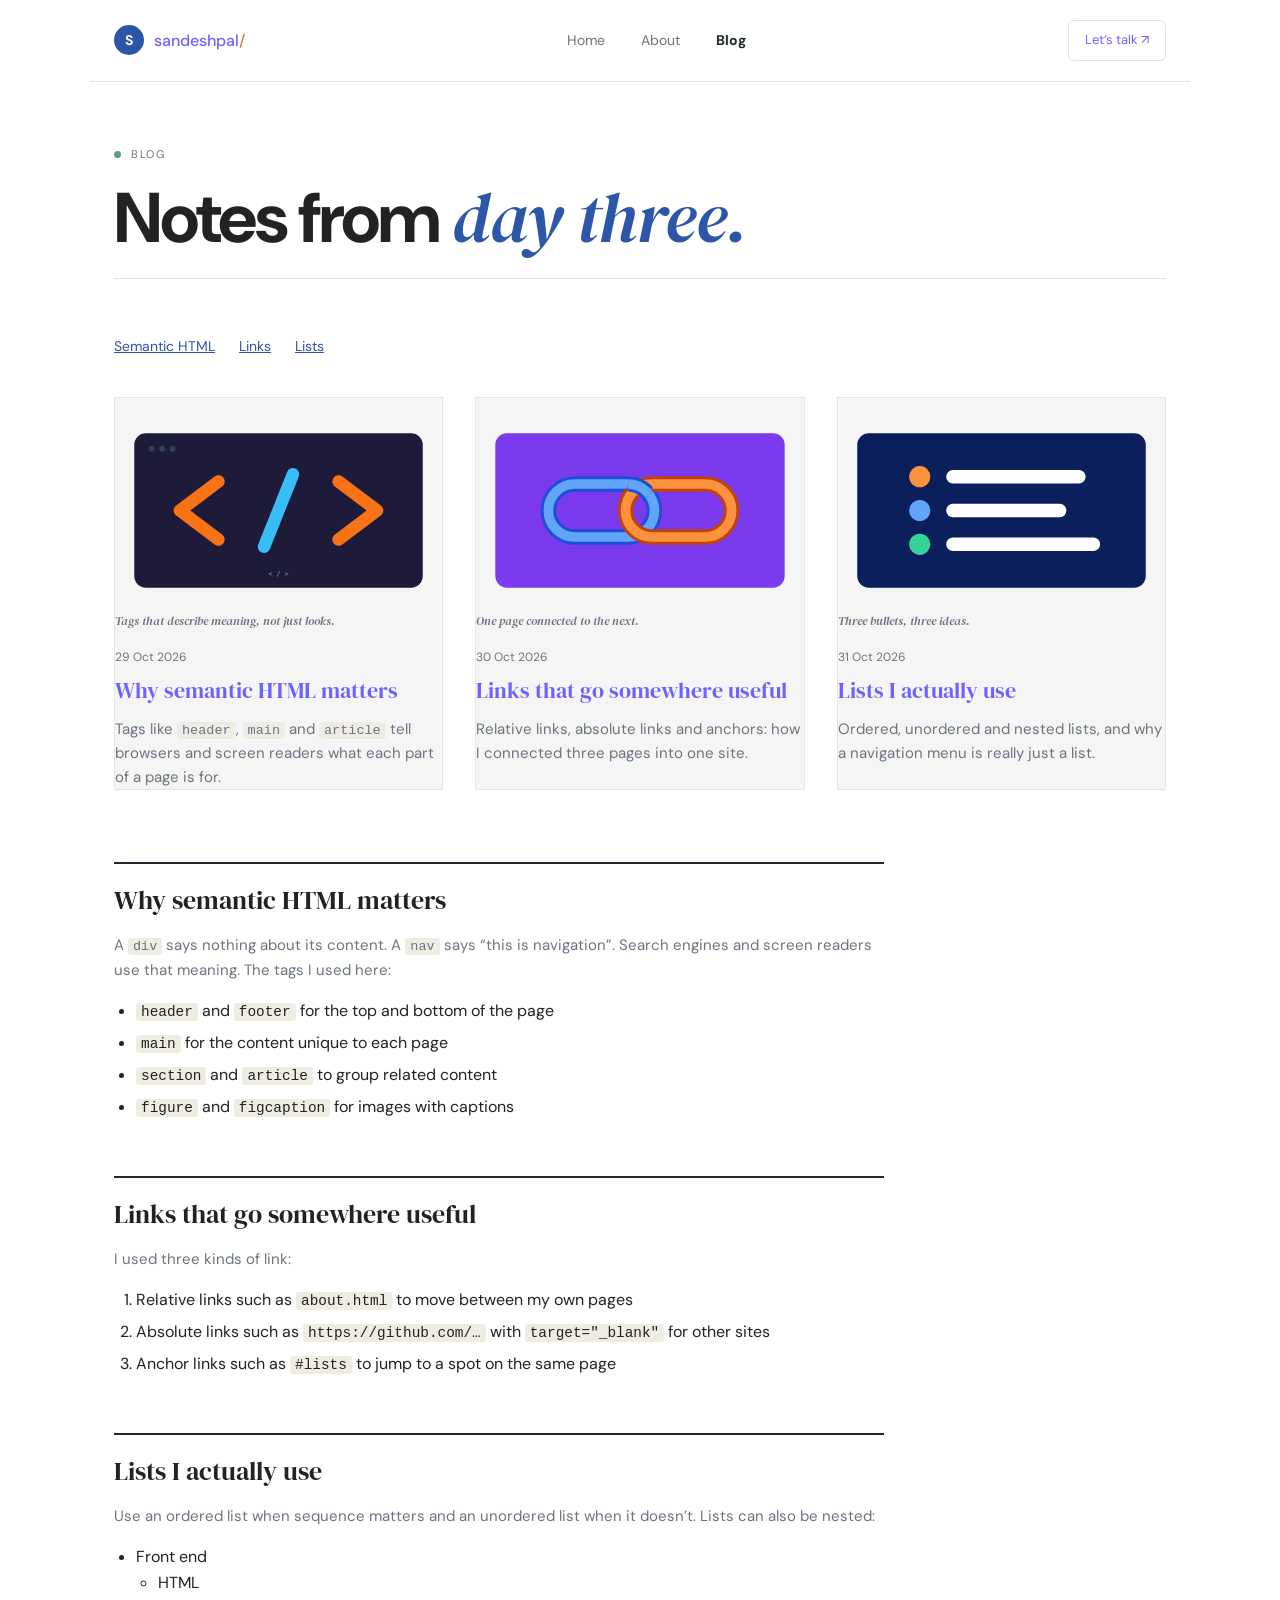
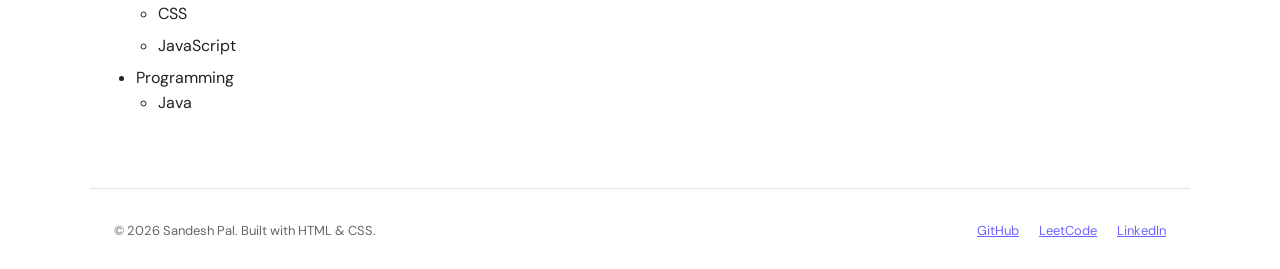
<file: blog.html>
<!DOCTYPE html>
<html lang="en">
<head>
  <meta charset="UTF-8">
  <meta name="viewport" content="width=device-width, initial-scale=1">
  <title>Blog — Sandesh Pal</title>
  <meta name="description" content="Personal blog and portfolio of Sandesh Pal, a first-year B.Tech CSE student building for the web.">
  <link rel="preconnect" href="https://fonts.googleapis.com">
  <link rel="preconnect" href="https://fonts.gstatic.com" crossorigin>
  <link href="https://fonts.googleapis.com/css2?family=DM+Sans:wght@400;500;700&family=DM+Serif+Display:ital@0;1&display=swap" rel="stylesheet">
  <link rel="stylesheet" href="style.css">
</head>
<body>
  <a class="skip" href="#main">Skip to content</a>
  <header class="site-header">
    <a class="brand" href="index.html" aria-label="Sandesh Pal, home">
      <span class="avatar" aria-hidden="true">S</span>
      <span>sandeshpal<span class="slash">/</span></span>
    </a>
    <nav aria-label="Main navigation">
      <ul class="nav-list">
        <li><a href="index.html">Home</a></li>
        <li><a href="about.html">About</a></li>
        <li><a href="blog.html" aria-current="page">Blog</a></li>
      </ul>
    </nav>
    <a class="btn-outline" href="mailto:your-email@example.com">Let’s talk ↗</a>
  </header>
  <main id="main">
    <section class="page-head" aria-labelledby="blog-title">
      <p class="eyebrow">Blog</p>
      <h1 id="blog-title" class="page-title">Notes from <em>day three.</em></h1>
    </section>

    <section class="blog" aria-label="All posts">
      <nav aria-label="Posts on this page" class="toc">
        <ul>
          <li><a href="#semantic">Semantic HTML</a></li>
          <li><a href="#links">Links</a></li>
          <li><a href="#lists">Lists</a></li>
        </ul>
      </nav>
      <div class="posts">
        <article>
          <figure>
            <img src="slashtag.svg" alt="Angle brackets and a slash, the symbol of HTML tags" width="400" height="240" loading="lazy">
            <figcaption>Tags that describe meaning, not just looks.</figcaption>
          </figure>
          <time datetime="2026-10-29">29 Oct 2026</time>
          <h3><a href="blog.html#semantic">Why semantic HTML matters</a></h3>
          <p>Tags like <code>header</code>, <code>main</code> and <code>article</code> tell browsers and screen readers what each part of a page is for.</p>
        </article>
        <article>
          <figure>
            <img src="linkchain.svg" alt="Two connected chain links" width="400" height="240" loading="lazy">
            <figcaption>One page connected to the next.</figcaption>
          </figure>
          <time datetime="2026-10-30">30 Oct 2026</time>
          <h3><a href="blog.html#links">Links that go somewhere useful</a></h3>
          <p>Relative links, absolute links and anchors: how I connected three pages into one site.</p>
        </article>
        <article>
          <figure>
            <img src="bulleted.svg" alt="A bulleted list with three items" width="400" height="240" loading="lazy">
            <figcaption>Three bullets, three ideas.</figcaption>
          </figure>
          <time datetime="2026-10-31">31 Oct 2026</time>
          <h3><a href="blog.html#lists">Lists I actually use</a></h3>
          <p>Ordered, unordered and nested lists, and why a navigation menu is really just a list.</p>
        </article>
      </div>

      <div class="long-posts">
        <article id="semantic" class="long">
          <h2>Why semantic HTML matters</h2>
          <p>A <code>div</code> says nothing about its content. A <code>nav</code> says “this is navigation”. Search engines and screen readers use that meaning. The tags I used here:</p>
          <ul>
            <li><code>header</code> and <code>footer</code> for the top and bottom of the page</li>
            <li><code>main</code> for the content unique to each page</li>
            <li><code>section</code> and <code>article</code> to group related content</li>
            <li><code>figure</code> and <code>figcaption</code> for images with captions</li>
          </ul>
        </article>
        <article id="links" class="long">
          <h2>Links that go somewhere useful</h2>
          <p>I used three kinds of link:</p>
          <ol>
            <li>Relative links such as <code>about.html</code> to move between my own pages</li>
            <li>Absolute links such as <code>https://github.com/…</code> with <code>target="_blank"</code> for other sites</li>
            <li>Anchor links such as <code>#lists</code> to jump to a spot on the same page</li>
          </ol>
        </article>
        <article id="lists" class="long">
          <h2>Lists I actually use</h2>
          <p>Use an ordered list when sequence matters and an unordered list when it doesn’t. Lists can also be nested:</p>
          <ul>
            <li>Front end
              <ul><li>HTML</li><li>CSS</li><li>JavaScript</li></ul>
            </li>
            <li>Programming
              <ul><li>Java</li></ul>
            </li>
          </ul>
        </article>
      </div>
    </section>
  </main>
  <footer class="site-footer">
    <p>© 2026 Sandesh Pal. Built with HTML &amp; CSS.</p>
    <ul class="foot-links">
      <li><a href="https://github.com/Sandesh-Pro07" target="_blank" rel="noopener">GitHub</a></li>
      <li><a href="https://leetcode.com/u/SANDESH_m007/" target="_blank" rel="noopener">LeetCode</a></li>
      <li><a href="https://www.linkedin.com/in/sandesh-pal-069222386/" target="_blank" rel="noopener">LinkedIn</a></li>
    </ul>
  </footer>
</body>
</html>
</file>
<file: style.css>
:root {
  --bg: #faf8f4;
  --ink: #1f2933;
  --muted: #6b7480;
  --blue: #2c56a8;
  --orange: #e8744a;
  --green: #5f9c78;
  --line: #e6e2da;
  --sans: "DM Sans", system-ui, sans-serif;
  --serif: "DM Serif Display", Georgia, serif;
}
* {
  box-sizing: border-box;
}
html {
  scroll-behavior: smooth;
}
@media (prefers-reduced-motion: reduce) {
  html {
    scroll-behavior: auto;
  }
}
body {
  margin: 0;
  background: var(--bg);
  color: var(--ink);
  font: 400 16px/1.6 var(--sans);
}
a {
  color: inherit;
}
:focus-visible {
  outline: 2px solid var(--blue);
  outline-offset: 3px;
}
.skip {
  position: absolute;
  left: -999px;
}
.skip:focus {
  left: 12px;
  top: 12px;
  background: #fff;
  padding: 8px 12px;
  z-index: 10;
}

.site-header,
main,
.site-footer {
  max-width: 1100px;
  margin-inline: auto;
  padding-inline: 24px;
}
.site-header {
  display: flex;
  align-items: center;
  justify-content: space-between;
  gap: 16px;
  padding-block: 20px;
  border-bottom: 1px solid var(--line);
}
.brand {
  display: flex;
  align-items: center;
  gap: 10px;
  text-decoration: none;
  font-weight: 500;
}
/* =========================
   THEME COLORS
========================= */

:root {
    --bg-color: #ffffff;
    --text-color: #222222;
    --secondary-color: #666666;
    --card-color: #f5f5f5;
    --header-color: #ffffff;
    --border-color: #e5e5e5;
    --accent-color: #6c63ff;
}

/* DARK THEME */

[data-theme="dark"] {
    --bg-color: #121212;
    --text-color: #f5f5f5;
    --secondary-color: #aaaaaa;
    --card-color: #1e1e1e;
    --header-color: #181818;
    --border-color: #333333;
    --accent-color: #a59bff;
}

/* APPLY COLORS */

body {
    background-color: var(--bg-color);
    color: var(--text-color);
    transition: background-color 0.3s ease, color 0.3s ease;
}

.site-header {
    background-color: var(--header-color);
    border-bottom: 1px solid var(--border-color);
}

h1, h2, h3, p, li {
    color: var(--text-color);
}

.lead,
.eyebrow,
.learning,
.site-footer p {
    color: var(--secondary-color);
}

.posts article {
    background-color: var(--card-color);
    border: 1px solid var(--border-color);
}

a {
    color: var(--accent-color);
}

/* THEME BUTTON */

.header-actions {
    display: flex;
    align-items: center;
    gap: 15px;
}

.theme-btn {
    width: 42px;
    height: 42px;
    border-radius: 50%;
    border: 1px solid var(--border-color);
    background-color: var(--card-color);
    color: var(--text-color);
    font-size: 20px;
    cursor: pointer;
    transition: 0.3s ease;
}

.theme-btn:hover {
    transform: rotate(15deg) scale(1.08);
    background-color: var(--border-color);
}
.avatar {
  display: grid;
  place-items: center;
  width: 30px;
  height: 30px;
  border-radius: 50%;
  background: var(--blue);
  color: #fff;
  font-size: 14px;
  font-weight: 700;
}
.slash {
  color: var(--orange);
}
.nav-list {
  display: flex;
  gap: 36px;
  list-style: none;
  margin: 0;
  padding: 0;
  font-size: 14px;
}
.nav-list a {
  text-decoration: none;
  color: var(--muted);
}
.nav-list a[aria-current] {
  color: var(--ink);
  font-weight: 700;
}
.nav-list a:hover {
  color: var(--ink);
}
.btn-outline {
  border: 1px solid var(--line);
  background: #fff;
  padding: 9px 16px;
  border-radius: 6px;
  font-size: 13px;
  text-decoration: none;
}
.btn-outline:hover {
  border-color: var(--ink);
}

.hero {
  display: grid;
  grid-template-columns: 1.1fr 1fr;
  gap: 48px;
  align-items: center;
  padding-block: 72px 56px;
}
.eyebrow {
  font-size: 11px;
  letter-spacing: 0.14em;
  text-transform: uppercase;
  color: var(--muted);
  margin: 0 0 20px;
}
.eyebrow::before {
  content: "";
  display: inline-block;
  width: 7px;
  height: 7px;
  border-radius: 50%;
  background: var(--green);
  margin-right: 10px;
}
h1 {
  font-size: clamp(2.6rem, 6vw, 4.4rem);
  line-height: 1;
  letter-spacing: -0.03em;
  margin: 0 0 24px;
  font-weight: 700;
}
h1 em {
  display: block;
  font-family: var(--serif);
  font-weight: 400;
  color: var(--blue);
  letter-spacing: -0.01em;
}
.lead {
  max-width: 44ch;
  color: var(--muted);
  margin: 0 0 32px;
}
.actions {
  display: flex;
  align-items: center;
  gap: 28px;
  flex-wrap: wrap;
}
.btn-dark {
  background: var(--ink);
  color: #fff;
  padding: 14px 20px;
  border-radius: 5px;
  text-decoration: none;
  font-size: 14px;
  font-weight: 500;
}
.btn-dark:hover {
  background: #000;
}
.btn-link {
  font-size: 14px;
  text-decoration: none;
  border-bottom: 1px solid var(--ink);
  padding-bottom: 2px;
}
.learning {
  display: flex;
  align-items: center;
  gap: 12px;
  margin: 44px 0 0;
  font-size: 12px;
  color: var(--muted);
}
.line {
  width: 40px;
  height: 1px;
  background: var(--orange);
}

.hero-art {
  position: relative;
  margin: 0;
  transform: rotate(1.5deg);
}
.hero-art svg {
  display: block;
  width: 100%;
  height: auto;
  box-shadow: 0 1px 3px rgba(0, 0, 0, 0.08);
}
.hero-art figcaption {
  position: absolute;
  left: 12px;
  bottom: 10px;
  font: italic 12px var(--serif);
  color: var(--muted);
}
.badge {
  position: absolute;
  top: -20px;
  right: -18px;
  display: grid;
  place-items: center;
  width: 88px;
  height: 88px;
  border-radius: 50%;
  background: var(--orange);
  color: #fff;
  font-size: 9px;
  font-weight: 700;
  letter-spacing: 0.1em;
  text-transform: uppercase;
  text-align: center;
  line-height: 1.2;
  transform: rotate(8deg);
}

section h2 {
  font-family: var(--serif);
  font-weight: 400;
  font-size: 2rem;
  margin: 0 0 28px;
}
.about,
.blog {
  padding-block: 56px;
  border-top: 1px solid var(--line);
}
.about-grid {
  display: grid;
  grid-template-columns: 1.2fr 1fr;
  gap: 48px;
}
.about-grid p {
  margin: 0;
  max-width: 60ch;
}
h3 {
  font-size: 1rem;
  margin: 0 0 10px;
}
.skills {
  display: flex;
  flex-wrap: wrap;
  gap: 8px;
  list-style: none;
  padding: 0;
  margin: 0 0 28px;
}
.skills li {
  border: 1px solid var(--line);
  background: #fff;
  border-radius: 99px;
  padding: 4px 14px;
  font-size: 14px;
}
.links {
  margin: 0;
  padding-left: 18px;
}
.links a {
  color: var(--blue);
}

.posts {
  display: grid;
  grid-template-columns: repeat(3, 1fr);
  gap: 32px;
}
article {
  border-top: 2px solid var(--ink);
  padding-top: 16px;
}
article time {
  font-size: 12px;
  color: var(--muted);
}
article h3 {
  font-family: var(--serif);
  font-weight: 400;
  font-size: 1.35rem;
  margin: 6px 0 8px;
}
article h3 a {
  text-decoration: none;
}
article h3 a:hover {
  color: var(--blue);
}
article p {
  margin: 0;
  color: var(--muted);
  font-size: 15px;
}
code {
  background: #efece4;
  padding: 1px 5px;
  border-radius: 3px;
  font-size: 0.9em;
}

.site-footer {
  display: flex;
  justify-content: space-between;
  gap: 16px;
  padding-block: 32px;
  border-top: 1px solid var(--line);
  font-size: 13px;
  color: var(--muted);
}
.site-footer p {
  margin: 0;
}

@media (max-width: 820px) {
  .site-header {
    flex-wrap: wrap;
  }
  .nav-list {
    gap: 22px;
  }
  .hero,
  .about-grid {
    grid-template-columns: 1fr;
  }
  .hero {
    padding-block: 48px 40px;
  }
  .posts {
    grid-template-columns: 1fr;
  }
  .badge {
    right: -6px;
  }
}

/* ---------- multi-page additions ---------- */
.page-head {
  padding-block: 64px 24px;
}
.page-title {
  margin: 0;
}
.page-title em {
  display: inline;
}
.hero-art img {
  display: block;
  width: 100%;
  height: auto;
  box-shadow: 0 1px 3px rgba(0, 0, 0, 0.08);
}
.more {
  margin: 36px 0 0;
}
.posts figure {
  margin: 0 0 14px;
}
.posts figure img {
  display: block;
  width: 100%;
  height: auto;
  border-radius: 4px;
}
.posts figcaption {
  font: italic 12px var(--serif);
  color: var(--muted);
  margin-top: 6px;
}
.about-grid {
  display: grid;
  grid-template-columns: 1fr 1.4fr;
  gap: 56px;
  padding-block: 24px 72px;
  align-items: start;
}
.portrait {
  margin: 0;
}
.portrait img {
  display: block;
  width: 100%;
  height: auto;
  border-radius: 6px;
}
.portrait figcaption {
  font: italic 13px var(--serif);
  color: var(--muted);
  margin-top: 8px;
}
.prose p {
  max-width: 60ch;
  margin: 0 0 16px;
}
.prose h2 {
  font-size: 1.4rem;
  margin: 36px 0 12px;
}
.path {
  margin: 0;
  padding-left: 22px;
}
.path li {
  margin-bottom: 4px;
}
.toc ul {
  display: flex;
  gap: 24px;
  list-style: none;
  padding: 0;
  margin: 0 0 40px;
  font-size: 14px;
}
.toc a {
  color: var(--blue);
}
.long-posts {
  margin-top: 72px;
  display: grid;
  gap: 40px;
  max-width: 70ch;
}
.long {
  border-top: 2px solid var(--ink);
  padding-top: 16px;
}
.long h2 {
  font-size: 1.6rem;
  margin: 0 0 12px;
}
.long ul,
.long ol {
  padding-left: 22px;
}
.long li {
  margin-bottom: 6px;
}
.foot-links {
  display: flex;
  gap: 20px;
  list-style: none;
  padding: 0;
  margin: 0;
}
.nav-list a:focus-visible,
.foot-links a:focus-visible {
  outline-offset: 6px;
}
@media (max-width: 820px) {
  .about-grid {
    grid-template-columns: 1fr;
    gap: 32px;
  }
  .portrait {
    max-width: 320px;
  }
}
</file>
